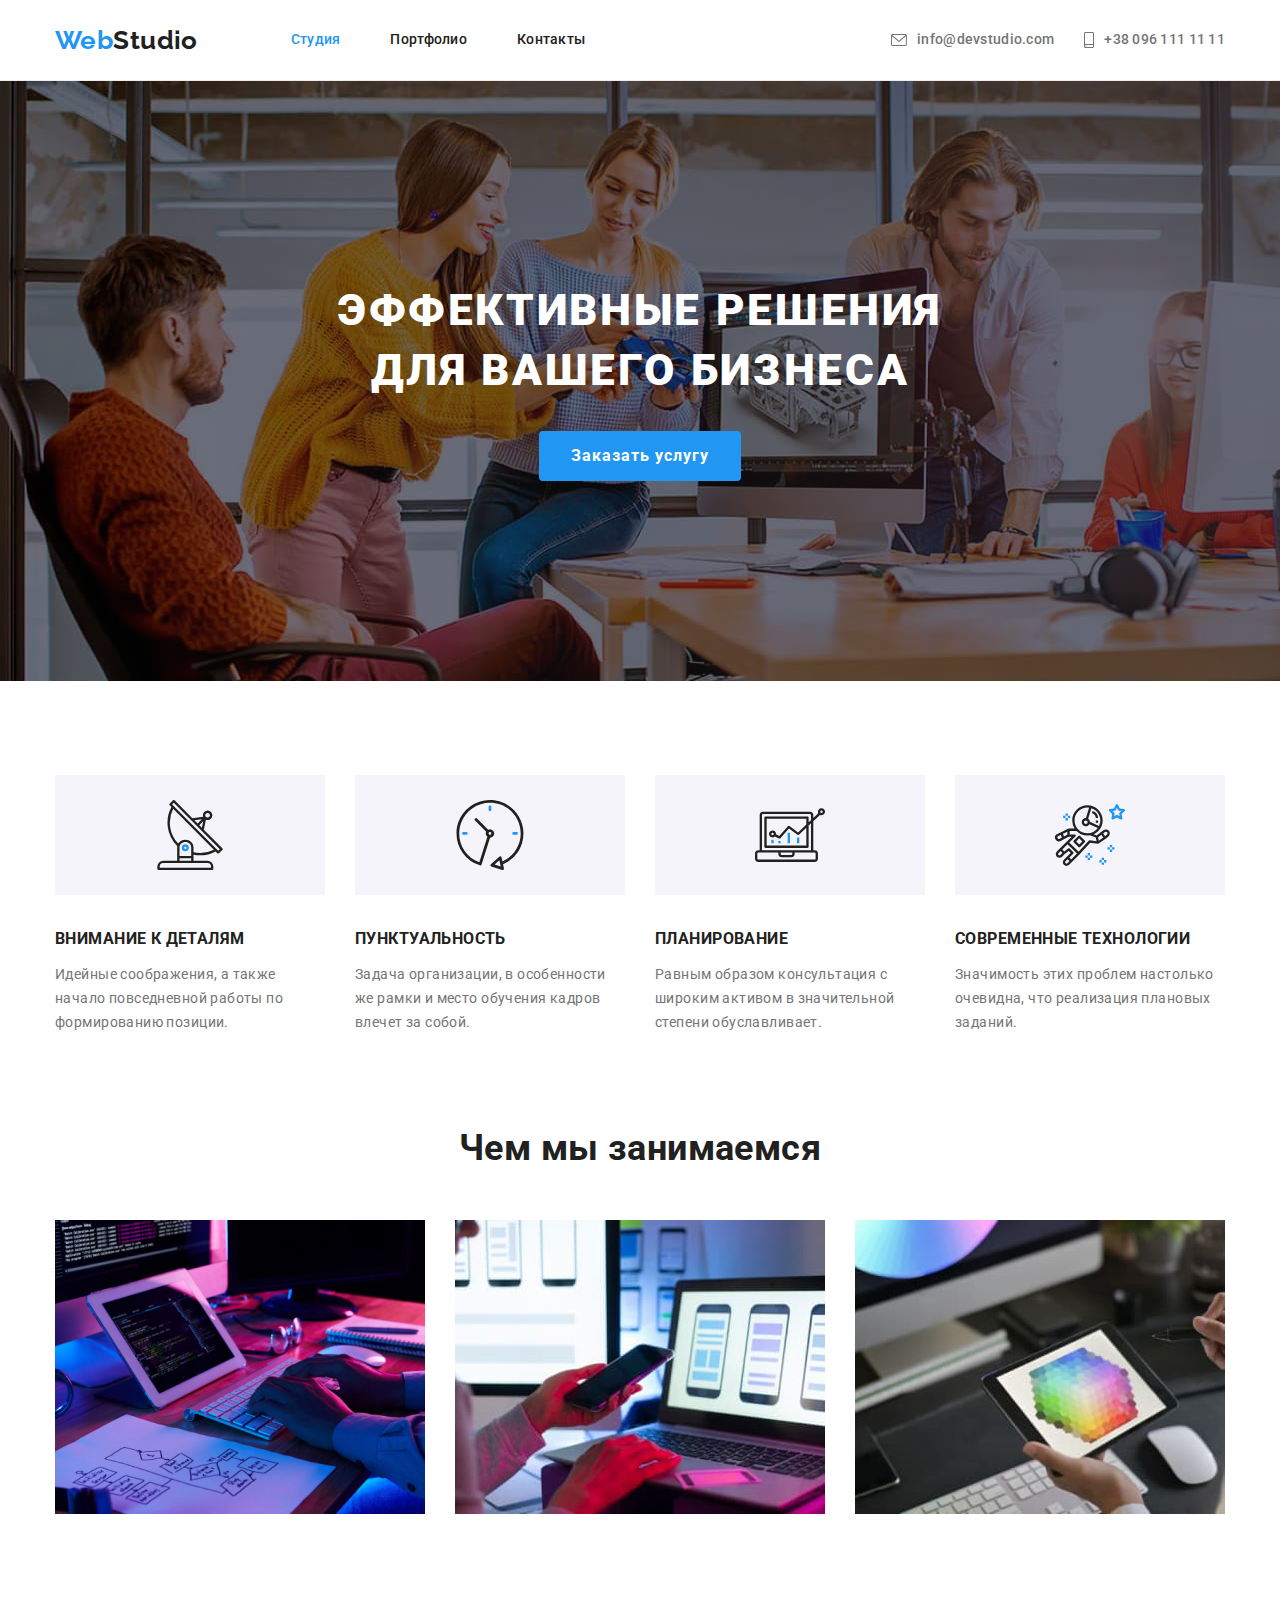
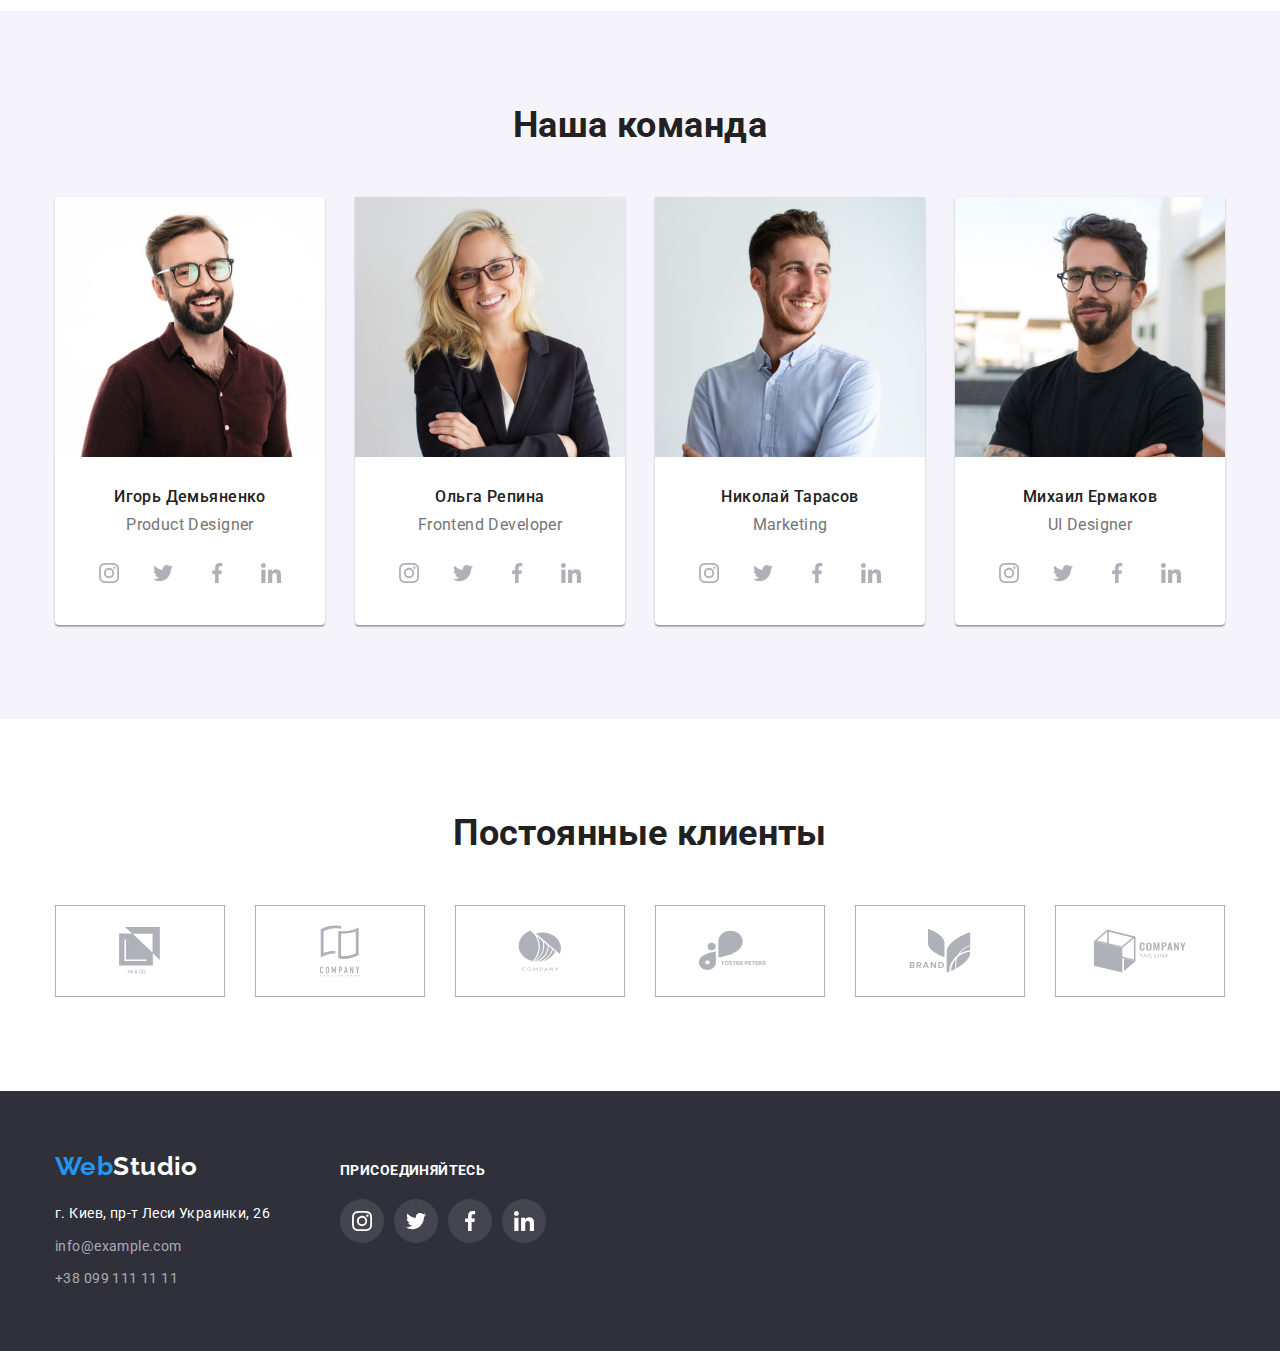
<file: index.html>
<!DOCTYPE html>
<html lang="ru">
  <head>
    <meta charset="UTF-8" />
    <meta http-equiv="X-UA-Compatible" content="IE=edge" />
    <meta name="viewport" content="width=device-width, initial-scale=1.0" />
    <title>Студия</title>
    <link
      href="https://fonts.googleapis.com/css2?family=Raleway:wght@700&family=Roboto:wght@400;500;700;900&display=swap"
      rel="stylesheet"
    />
    <link rel="stylesheet" href="./css/main.min.css" />
  </head>
  <body>
    <!-- header  -->
    <header class="page-header">
      <div class="header-conteiner">
        <a href="./index.html" class="logo">
          Web<span class="logo--black">Studio</span></a
        >
        <nav class="site-nav">
          <ul class="site-nav__list">
            <li class="site-nav__item">
              <a
                href="./index.html"
                class="site-nav__link site-nav__link--primary"
                >Студия</a
              >
            </li>
            <li class="site-nav__item">
              <a href="./portfolio.html" class="site-nav__link">Портфолио</a>
            </li>
            <li class="site-nav__item">
              <a href="#" class="site-nav__link">Контакты</a>
            </li>
          </ul>
        </nav>
        <div class="auth-nav">
          <ul class="auth-nav__list">
            <li class="auth-nav__item">
              <a href="mailto:info@devstudio.com" class="auth-nav__link">
                <svg class="auth-nav__icon auth-nav__icon--email">
                  <use href="./images/icons.svg#envelope"></use>
                </svg>

                <span>info@devstudio.com</span></a
              >
            </li>
            <li class="auth-nav__item">
              <a href="tel:+380961111111" class="auth-nav__link"
                ><svg class="auth-nav__icon auth-nav__icon--tel">
                  <use href="./images/icons.svg#smartphone"></use>
                </svg>
                <span>+38 096 111 11 11</span></a
              >
            </li>
          </ul>
        </div>
      </div>
    </header>
    <!-- main content -->
    <main>
      <!-- hero -->
      <section class="hero-section">
        <div class="hero-conteiner">
          <h1 class="hero-section__title">
            Эффективные решения<br />
            для вашего бизнеса
          </h1>
          <button type="button" class="hero-section__button">
            Заказать услугу
          </button>
        </div>
      </section>
      <!-- feature -->
      <section class="feature-section">
        <div class="feature-conteiner">
          <h2 class="feature-section__title">Особенности</h2>
          <ul class="feature-section__list">
            <li class="feature-section__item">
              <div class="feature-section__icon">
                <svg width="70px" height="70px">
                  <use href="images/icons.svg#antenna"></use>
                </svg>
              </div>
              <h3 class="feature-section__name">Внимание к деталям</h3>
              <p class="feature-section__text">
                Идейные соображения, а также начало повседневной работы по
                формированию позиции.
              </p>
            </li>
            <li class="feature-section__item">
              <div class="feature-section__icon">
                <svg width="70px" height="70px">
                  <use href="images/icons.svg#clock"></use>
                </svg>
              </div>
              <h3 class="feature-section__name">Пунктуальность</h3>
              <p class="feature-section__text">
                Задача организации, в особенности же рамки и место обучения
                кадров влечет за собой.
              </p>
            </li>
            <li class="feature-section__item">
              <div class="feature-section__icon">
                <svg width="70px" height="70px">
                  <use href="images/icons.svg#diagram"></use>
                </svg>
              </div>
              <h3 class="feature-section__name">Планирование</h3>
              <p class="feature-section__text">
                Равным образом консультация с широким активом в значительной
                степени обуславливает.
              </p>
            </li>
            <li class="feature-section__item">
              <div class="feature-section__icon">
                <svg width="70px" height="70px">
                  <use href="images/icons.svg#astronaut"></use>
                </svg>
              </div>
              <h3 class="feature-section__name">Современные технологии</h3>
              <p class="feature-section__text">
                Значимость этих проблем настолько очевидна, что реализация
                плановых заданий.
              </p>
            </li>
          </ul>
        </div>
      </section>
      <!-- work -->
      <section class="work-section">
        <div class="work-conteiner">
          <h2 class="work-section__title">Чем мы занимаемся</h2>
          <ul class="work-section__list">
            <li class="work-section__item">
              <img
                src="./images/img.jpg"
                alt="Человек печатающий код"
                width="370"
              />
            </li>
            <li class="work-section__item">
              <img
                src="./images/box.jpg"
                alt="Человек работающий с смартфоном и ноутбуком"
                width="370"
              />
            </li>
            <li class="work-section__item">
              <img
                src="./images/img2.jpg"
                alt="Человек работающий с планшетом"
                width="370"
              />
            </li>
          </ul>
        </div>
      </section>
      <!-- team -->
      <section class="team-section">
        <div class="team-conteiner">
          <h2 class="team-section__title">Наша команда</h2>
          <ul class="team-section__list">
            <li class="team-section__item">
              <img
                src="./images/man.jpg"
                alt="Мужчина"
                width="270"
                class="team-section__image"
              />
              <div class="team-section__info">
                <h3 class="team-section__name">Игорь Демьяненко</h3>
                <p class="team-section__text">Product Designer</p>
                <div class="social-network">
                  <ul class="social-network__list">
                    <li class="social-network__item">
                      <a href="" class="social-network__link">
                        <svg
                          class="social-network__icon"
                          width="20"
                          height="20"
                        >
                          <use href="images/icons.svg#instagram"></use>
                        </svg>
                      </a>
                    </li>
                    <li class="social-network__item">
                      <a href="" class="social-network__link">
                        <svg
                          class="social-network__icon"
                          width="20"
                          height="20"
                        >
                          <use href="images/icons.svg#twitter"></use>
                        </svg>
                      </a>
                    </li>
                    <li class="social-network__item">
                      <a href="" class="social-network__link">
                        <svg
                          class="social-network__icon"
                          width="20"
                          height="20"
                        >
                          <use href="images/icons.svg#facebook"></use>
                        </svg>
                      </a>
                    </li>
                    <li class="social-network__item">
                      <a href="" class="social-network__link">
                        <svg
                          class="social-network__icon"
                          width="20"
                          height="20"
                        >
                          <use href="images/icons.svg#linkedin"></use>
                        </svg>
                      </a>
                    </li>
                  </ul>
                </div>
              </div>
            </li>
            <li class="team-section__item">
              <img
                src="./images/woman.jpg"
                alt="Женщина"
                width="270"
                class="team-section__image"
              />
              <div class="team-section__info">
                <h3 class="team-section__name">Ольга Репина</h3>
                <p class="team-section__text">Frontend Developer</p>
                <div class="social-network">
                  <ul class="social-network__list">
                    <li class="social-network__item">
                      <a href="" class="social-network__link">
                        <svg
                          class="social-network__icon"
                          width="20"
                          height="20"
                        >
                          <use href="images/icons.svg#instagram"></use>
                        </svg>
                      </a>
                    </li>
                    <li class="social-network__item">
                      <a href="" class="social-network__link">
                        <svg
                          class="social-network__icon"
                          width="20"
                          height="20"
                        >
                          <use href="images/icons.svg#twitter"></use>
                        </svg>
                      </a>
                    </li>
                    <li class="social-network__item">
                      <a href="" class="social-network__link">
                        <svg
                          class="social-network__icon"
                          width="20"
                          height="20"
                        >
                          <use href="images/icons.svg#facebook"></use>
                        </svg>
                      </a>
                    </li>
                    <li class="social-network__item">
                      <a href="" class="social-network__link">
                        <svg
                          class="social-network__icon"
                          width="20"
                          height="20"
                        >
                          <use href="images/icons.svg#linkedin"></use>
                        </svg>
                      </a>
                    </li>
                  </ul>
                </div>
              </div>
            </li>
            <li class="team-section__item">
              <img
                src="./images/man2.jpg"
                alt="Мужчина"
                width="270"
                class="team-section__image"
              />
              <div class="team-section__info">
                <h3 class="team-section__name">Николай Тарасов</h3>
                <p class="team-section__text">Marketing</p>
                <div class="social-network">
                  <ul class="social-network__list">
                    <li class="social-network__item">
                      <a href="" class="social-network__link">
                        <svg
                          class="social-network__icon"
                          width="20"
                          height="20"
                        >
                          <use href="images/icons.svg#instagram"></use>
                        </svg>
                      </a>
                    </li>
                    <li class="social-network__item">
                      <a href="" class="social-network__link">
                        <svg
                          class="social-network__icon"
                          width="20"
                          height="20"
                        >
                          <use href="images/icons.svg#twitter"></use>
                        </svg>
                      </a>
                    </li>
                    <li class="social-network__item">
                      <a href="" class="social-network__link">
                        <svg
                          class="social-network__icon"
                          width="20"
                          height="20"
                        >
                          <use href="images/icons.svg#facebook"></use>
                        </svg>
                      </a>
                    </li>
                    <li class="social-network__item">
                      <a href="" class="social-network__link">
                        <svg
                          class="social-network__icon"
                          width="20"
                          height="20"
                        >
                          <use href="images/icons.svg#linkedin"></use>
                        </svg>
                      </a>
                    </li>
                  </ul>
                </div>
              </div>
            </li>
            <li class="team-section__item">
              <img
                src="./images/man3.jpg"
                alt="Мужчина"
                width="270"
                class="team-section__image"
              />
              <div class="team-section__info">
                <h3 class="team-section__name">Михаил Ермаков</h3>
                <p class="team-section__text">UI Designer</p>
                <div class="social-network">
                  <ul class="social-network__list">
                    <li class="social-network__item">
                      <a href="" class="social-network__link">
                        <svg
                          class="social-network__icon"
                          width="20"
                          height="20"
                        >
                          <use href="images/icons.svg#instagram"></use>
                        </svg>
                      </a>
                    </li>
                    <li class="social-network__item">
                      <a href="" class="social-network__link">
                        <svg
                          class="social-network__icon"
                          width="20"
                          height="20"
                        >
                          <use href="images/icons.svg#twitter"></use>
                        </svg>
                      </a>
                    </li>
                    <li class="social-network__item">
                      <a href="" class="social-network__link">
                        <svg
                          class="social-network__icon"
                          width="20"
                          height="20"
                        >
                          <use href="images/icons.svg#facebook"></use>
                        </svg>
                      </a>
                    </li>
                    <li class="social-network__item">
                      <a href="" class="social-network__link">
                        <svg
                          class="social-network__icon"
                          width="20"
                          height="20"
                        >
                          <use href="images/icons.svg#linkedin"></use>
                        </svg>
                      </a>
                    </li>
                  </ul>
                </div>
              </div>
            </li>
          </ul>
        </div>
      </section>
      <section class="clients-section">
        <div class="clients-conteiner">
          <h2 class="clients-section__title">Постоянные клиенты</h2>
          <ul class="clients-section__list">
            <li class="clients-section__item">
              <a href="" class="clients-section__link">
                <svg class="clients-section__icon" width="41" height="46.7">
                  <use href="./images/icons.svg#group1"></use>
                </svg>
              </a>
            </li>
            <li class="clients-section__item">
              <a href="" class="clients-section__link">
                <svg class="clients-section__icon" width="40px" height="52px">
                  <use href="images/icons.svg#group2"></use>
                </svg>
              </a>
            </li>
            <li class="clients-section__item">
              <a href="" class="clients-section__link">
                <svg
                  class="clients-section__icon"
                  width="43.46px"
                  height="41.18px"
                >
                  <use href="images/icons.svg#group3"></use>
                </svg>
              </a>
            </li>
            <li class="clients-section__item">
              <a href="" class="clients-section__link">
                <svg
                  class="clients-section__icon"
                  width="84.44px"
                  height="40.62px"
                >
                  <use href="images/icons.svg#group4"></use>
                </svg>
              </a>
            </li>
            <li class="clients-section__item">
              <a href="" class="clients-section__link">
                <svg
                  class="clients-section__icon"
                  width="62.54px"
                  height="45.43px"
                >
                  <use href="images/icons.svg#group5"></use>
                </svg>
              </a>
            </li>
            <li class="clients-section__item">
              <a href="" class="clients-section__link">
                <svg
                  class="clients-section__icon"
                  width="93.79px"
                  height="43.93px"
                >
                  <use href="images/icons.svg#group6"></use>
                </svg>
              </a>
            </li>
          </ul>
        </div>
      </section>
    </main>
    <!-- footer -->
    <footer class="page-footer">
      <div class="footer-conteiner">
        <div class="address-conteiner">
          <a href="./index.html" class="logo"
            >Web<span class="logo--white">Studio</span></a
          >
          <address class="footer-address">
            <a
              href="https://goo.gl/maps/wfBySbdZfRkbxeuM8"
              target="_blank"
              rel="noopener noreferrer"
              class="footer-address__link footer-address__link--white"
              >г. Киев, пр-т Леси Украинки, 26
            </a>
            <a href="mailto:info@example.com" class="footer-address__link"
              >info@example.com</a
            >
            <a href="tel:+380991111111" class="footer-address__link"
              >+38 099 111 11 11</a
            >
          </address>
        </div>
        <div class="footer-network">
          <h3 class="footer-network__title">присоединяйтесь</h3>
          <ul class="footer-network__list">
            <li class="footer-network__item">
              <a href="" class="footer-network__link">
                <svg class="footer-network__icon" width="20" height="20">
                  <use href="images/icons.svg#instagram"></use>
                </svg>
              </a>
            </li>
            <li class="footer-network__item">
              <a href="" class="footer-network__link">
                <svg class="footer-network__icon" width="20" height="20">
                  <use href="images/icons.svg#twitter"></use>
                </svg>
              </a>
            </li>
            <li class="footer-network__item">
              <a href="" class="footer-network__link">
                <svg class="footer-network__icon" width="20" height="20">
                  <use href="images/icons.svg#facebook"></use>
                </svg>
              </a>
            </li>
            <li class="footer-network__item">
              <a href="" class="footer-network__link">
                <svg class="footer-network__icon" width="20" height="20">
                  <use href="images/icons.svg#linkedin"></use>
                </svg>
              </a>
            </li>
          </ul>
        </div>
      </div>
    </footer>
  </body>
</html>
</file>
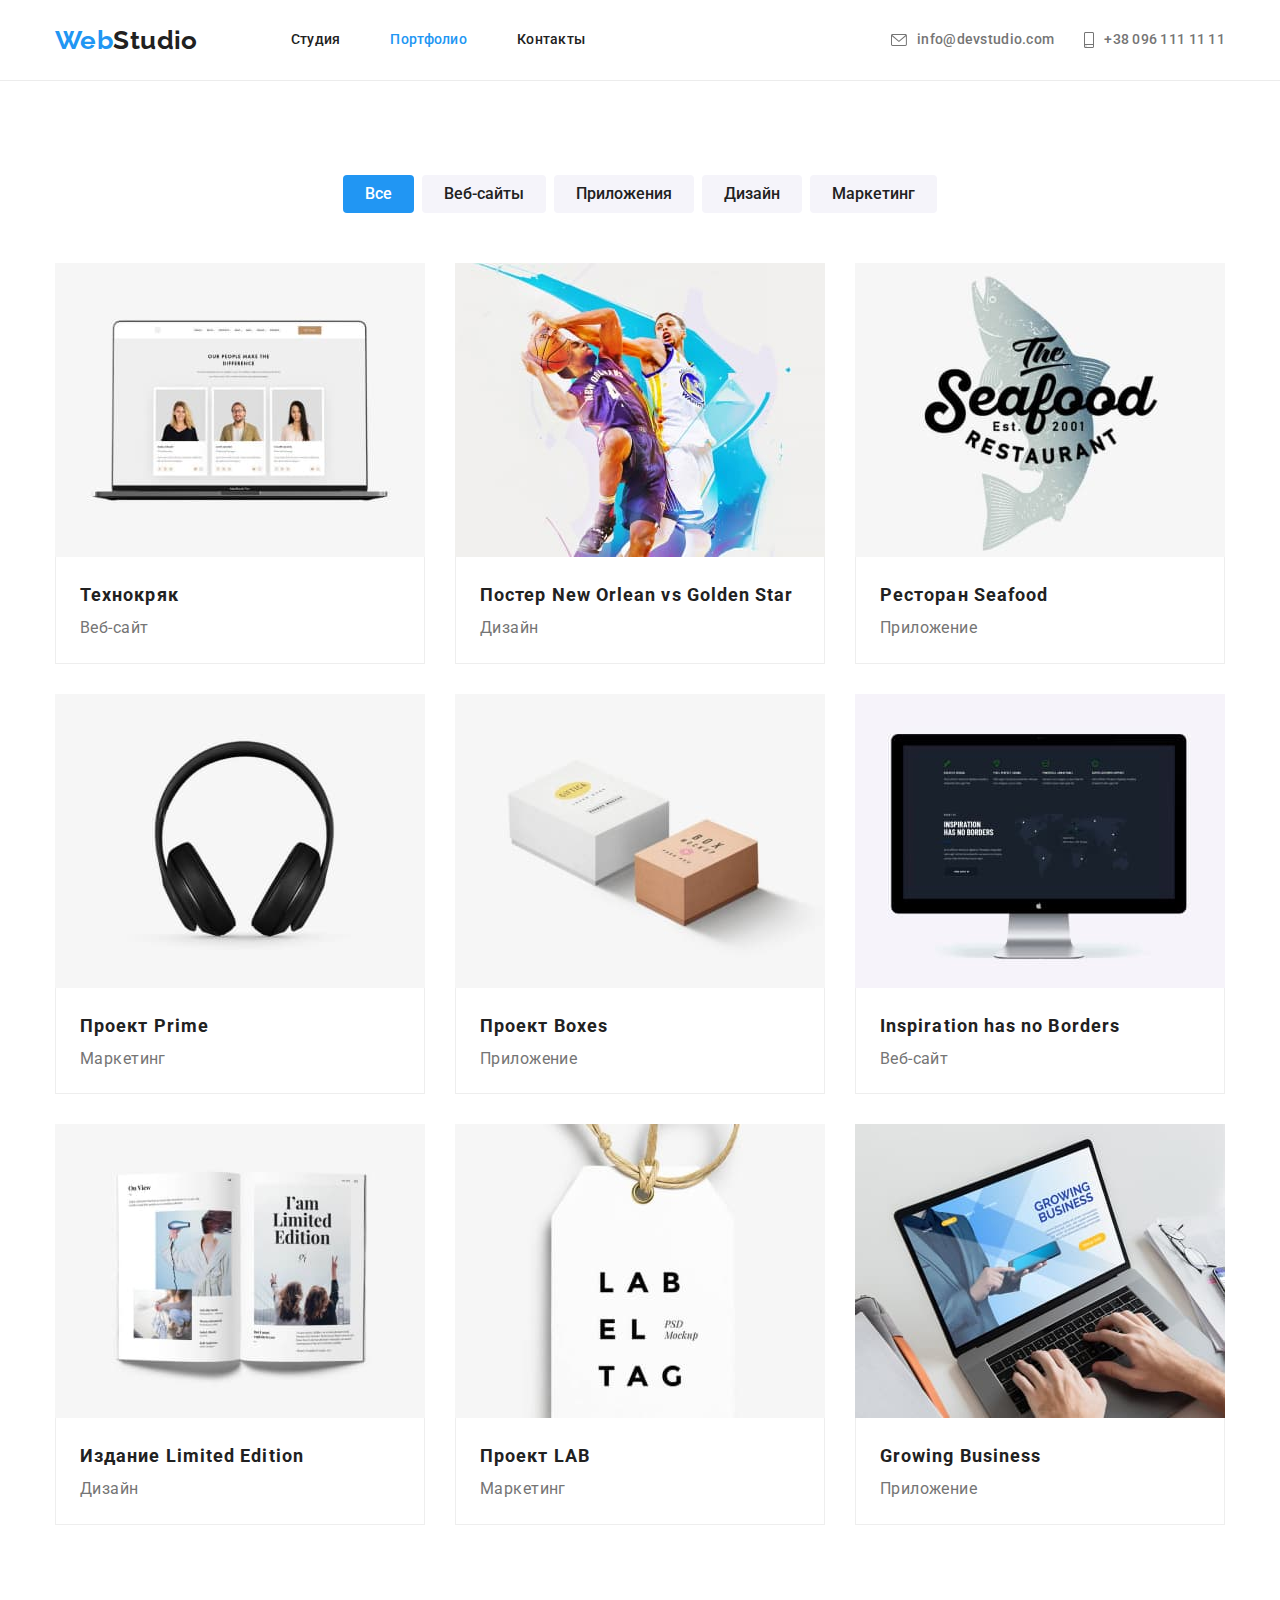
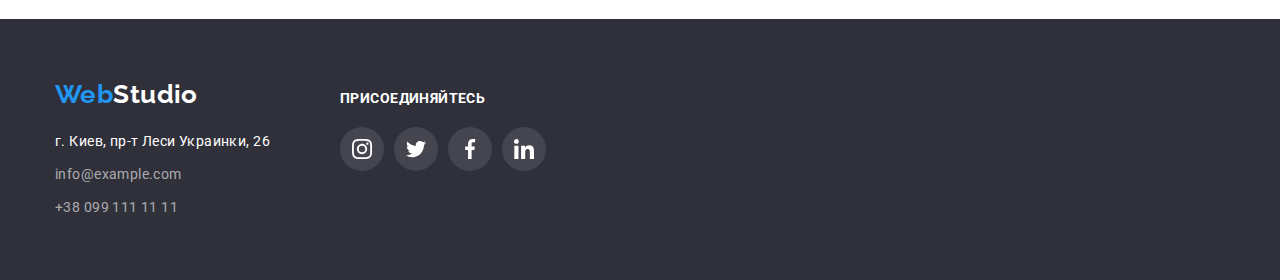
<file: portfolio.html>
<!DOCTYPE html>
<html lang="ru">
  <head>
    <meta charset="UTF-8" />
    <meta http-equiv="X-UA-Compatible" content="IE=edge" />
    <meta name="viewport" content="width=device-width, initial-scale=1.0" />
    <title>Портфолио</title>
    <link href="https://fonts.googleapis.com/css2?family=Raleway:wght@700&family=Roboto:wght@400;500;700;900&display=swap" rel="stylesheet">
    <link rel="stylesheet" href="./css/main.min.css" />
  </head>
    <!-- Header  -->
    <header class="page-header">
      <div class="header-conteiner">
        <a href="./index.html" class="logo">
          Web<span class="logo--black">Studio</span></a
        >
        <nav class="site-nav">
          <ul class="site-nav__list">
            <li class="site-nav__item">
              <a
                href="./index.html"
                class="site-nav__link "
                >Студия</a
              >
            </li>
            <li class="site-nav__item">
              <a href="./portfolio.html" class="site-nav__link site-nav__link--primary">Портфолио</a>
            </li>
            <li class="site-nav__item">
              <a href="#" class="site-nav__link">Контакты</a>
            </li>
          </ul>
        </nav>
        <div class="auth-nav">
          <ul class="auth-nav__list">
            <li class="auth-nav__item">
              <a href="mailto:info@devstudio.com" class="auth-nav__link">
                <svg class="auth-nav__icon auth-nav__icon--email">
                  <use href="./images/icons.svg#envelope"></use>
                </svg>

                <span>info@devstudio.com</span></a
              >
            </li>
            <li class="auth-nav__item">
              <a href="tel:+380961111111" class="auth-nav__link"
                ><svg class="auth-nav__icon auth-nav__icon--tel">
                  <use href="./images/icons.svg#smartphone"></use>
                </svg>
                <span>+38 096 111 11 11</span></a
              >
            </li>
          </ul>
        </div>
      </div>
    </header>
      <!-- Главный контент -->
      <main>
        <section class="portfolio-section">
          <div class="portfolio-conteiner">
          <div class="portfolio-nav"> 
         <h1 class="portfolio-section__title">Портфолио</h1>
          
          <ul class="portfolio-nav__list">
              <li class="portfolio-nav__item"><button type="button" class="portfolio-nav__button portfolio-nav__button--primary">Все</button></li>
              <li class="portfolio-nav__item"><button type="button" class="portfolio-nav__button">Веб-сайты</button></li>
              <li class="portfolio-nav__item"><button type="button" class="portfolio-nav__button">Приложения</button></li>
              <li class="portfolio-nav__item"><button type="button" class="portfolio-nav__button">Дизайн</button></li>
              <li class="portfolio-nav__item"><button type="button" class="portfolio-nav__button">Маркетинг</button></li>
          </ul>
        </div>
       
          <ul class="portfolio-section__list">
              <li class="portfolio-section__item">
                  <img class="portfolio-section__img" src="./images/site.jpg" alt="Сайт" width="370">
                  <div class="portfolio-section__info">
                  <h2 class="portfolio-section__name">Технокряк</h2>
                  <p class="portfolio-section__text">Веб-сайт</p>
                </div>
              </li>
              <li class="portfolio-section__item">
                <img class="portfolio-section__img" src="./images/design.jpg" alt="Два баскетболиста" width="370">
                <div class="portfolio-section__info">
                <h2 class="portfolio-section__name">Постер New Orlean vs Golden Star</h2>
                <p class="portfolio-section__text">Дизайн</p>
              </div>
              </li>
              <li class="portfolio-section__item">
                <img class="portfolio-section__img" src="./images/application.jpg" alt="Логотип" width="370">
                <div class="portfolio-section__info">
                <h2 class="portfolio-section__name">Ресторан Seafood</h2>
                <p class="portfolio-section__text">Приложение</p>
              </div>
              </li>
              <li class="portfolio-section__item">
                <img class="portfolio-section__img" src="./images/marketing.jpg" alt="Наушники" width="370">
                <div class="portfolio-section__info">
                <h2 class="portfolio-section__name">Проект Prime</h2>
                <p class="portfolio-section__text">Маркетинг</p>
              </div>
              </li>
              <li class="portfolio-section__item">
                <img class="portfolio-section__img" src="./images/application2.jpg" alt="Две коробки" width="370">
                <div class="portfolio-section__info">
                <h2 class="portfolio-section__name">Проект Boxes</h2>
                <p class="portfolio-section__text">Приложение</p>
              </div>
              </li>
              <li class="portfolio-section__item">
                <img class="portfolio-section__img" src="./images/site2.jpg" alt="Монитор компьютера" width="370">
                <div class="portfolio-section__info">
                <h2 class="portfolio-section__name">Inspiration has no Borders</h2>
                <p class="portfolio-section__text">Веб-сайт</p>
              </div>
              </li>
              <li class="portfolio-section__item">
                <img class="portfolio-section__img" src="./images/design2.jpg" alt="Книга" width="370">
                <div class="portfolio-section__info">
                <h2 class="portfolio-section__name">Издание Limited Edition</h2>
                <p class="portfolio-section__text">Дизайн</p>
              </div>
              </li>
              <li class="portfolio-section__item">
                <img class="portfolio-section__img" src="./images/marketing2.jpg" alt="Бирка" width="370">
                <div class="portfolio-section__info">
                <h2 class="portfolio-section__name">Проект LAB</h2>
                <p class="portfolio-section__text">Маркетинг</p>
              </div>
              </li>
              <li class="portfolio-section__item">
                <img class="portfolio-section__img" src="./images/application3.jpg" alt="Ноутбук" width="370">
                <div class="portfolio-section__info">
                <h2 class="portfolio-section__name">Growing Business</h2>
                <p class="portfolio-section__text">Приложение</p>
              </div>
            </li>
              
          </ul>
        </div>
  </section>
    </main>
         <!-- footer -->
         <footer class="page-footer">
          <div class="footer-conteiner">
            <div class="address-conteiner">
              <a href="./index.html" class="logo"
                >Web<span class="logo--white">Studio</span></a
              >
              <address class="footer-address">
                <a
                  href="https://goo.gl/maps/wfBySbdZfRkbxeuM8"
                  target="_blank"
                  rel="noopener noreferrer"
                  class="footer-address__link footer-address__link--white"
                  >г. Киев, пр-т Леси Украинки, 26
                </a>
                <a href="mailto:info@example.com" class="footer-address__link"
                  >info@example.com</a
                >
                <a href="tel:+380991111111" class="footer-address__link"
                  >+38 099 111 11 11</a
                >
              </address>
            </div>
            <div class="footer-network">
              <h3 class="footer-network__title">присоединяйтесь</h3>
              <ul class="footer-network__list">
                <li class="footer-network__item">
                  <a href="" class="footer-network__link">
                    <svg class="footer-network__icon" width="20" height="20">
                      <use href="images/icons.svg#instagram"></use>
                    </svg>
                  </a>
                </li>
                <li class="footer-network__item">
                  <a href="" class="footer-network__link">
                    <svg class="footer-network__icon" width="20" height="20">
                      <use href="images/icons.svg#twitter"></use>
                    </svg>
                  </a>
                </li>
                <li class="footer-network__item">
                  <a href="" class="footer-network__link">
                    <svg class="footer-network__icon" width="20" height="20">
                      <use href="images/icons.svg#facebook"></use>
                    </svg>
                  </a>
                </li>
                <li class="footer-network__item">
                  <a href="" class="footer-network__link">
                    <svg class="footer-network__icon" width="20" height="20">
                      <use href="images/icons.svg#linkedin"></use>
                    </svg>
                  </a>
                </li>
              </ul>
            </div>
          </div>
        </footer>
  </body>
</html>
</file>
<file: css/main.min.css>
.site-nav__list,.auth-nav__list,.feature-section__list,.work-section__list,.team-section__list,.social-network__list,.clients-section__list,.footer-network__list,.portfolio-nav__list,.portfolio-section__list{list-style:none}.site-nav__link,.auth-nav__link,.logo,.footer-address__link{text-decoration:none}.header-conteiner,.feature-conteiner,.work-conteiner,.team-conteiner,.clients-conteiner,.footer-conteiner,.portfolio-conteiner{margin-left:auto;margin-right:auto;padding-left:15px;padding-right:15px;width:1200px}.feature-section__title,.portfolio-section__title{position:absolute;width:1px;height:1px;margin:-1px;padding:0;overflow:hidden;border:0;clip:rect(0 0 0 0)}.feature-section,.work-section,.team-section,.clients-section,.portfolio-section{padding-bottom:94px;padding-top:94px}.work-section__title,.team-section__title,.clients-section__title{margin-bottom:50px;color:#212121;font-size:36px;font-weight:700;line-height:1.16;text-align:center}/*! modern-normalize v1.1.0 | MIT License | https://github.com/sindresorhus/modern-normalize */*,::before,::after{-webkit-box-sizing:border-box;box-sizing:border-box}html{line-height:1.15;-webkit-text-size-adjust:100%;-moz-tab-size:4;-o-tab-size:4;tab-size:4}body{margin:0;font-family:system-ui,-apple-system,"Segoe UI",Roboto,Helvetica,Arial,sans-serif,"Apple Color Emoji","Segoe UI Emoji"}hr{height:0;color:inherit}abbr[title]{-webkit-text-decoration:underline dotted;text-decoration:underline dotted}b,strong{font-weight:bolder}code,kbd,samp,pre{font-family:ui-monospace, SFMono-Regular, Consolas, "Liberation Mono", Menlo, monospace;font-size:1em}small{font-size:80%}sub,sup{font-size:75%;line-height:0;position:relative;vertical-align:baseline}sub{bottom:-0.25em}sup{top:-0.5em}table{text-indent:0;border-color:inherit}button,input,optgroup,select,textarea{font-family:inherit;font-size:100%;line-height:1.15;margin:0}button,select{text-transform:none}button,[type="button"],[type="reset"],[type="submit"]{-webkit-appearance:button}::-moz-focus-inner{border-style:none;padding:0}:-moz-focusring{outline:1px dotted ButtonText}:-moz-ui-invalid{box-shadow:none}legend{padding:0}progress{vertical-align:baseline}::-webkit-inner-spin-button,::-webkit-outer-spin-button{height:auto}[type="search"]{-webkit-appearance:textfield;outline-offset:-2px}::-webkit-search-decoration{-webkit-appearance:none}::-webkit-file-upload-button{-webkit-appearance:button;font:inherit}summary{display:list-item}body{background-color:#fff;color:#757575;font-size:14px;font-family:roboto, sans-serif;letter-spacing:0.03em}h1,h2,h3,h4,h5,h6,p,ul{margin:0;padding:0}.page-header{border-bottom:1px solid #ececec;background-color:#fff}.header-conteiner{display:-webkit-box;display:-ms-flexbox;display:flex;-webkit-box-align:center;-ms-flex-align:center;align-items:center}.site-nav{margin-left:93px}.site-nav__list{display:-webkit-box;display:-ms-flexbox;display:flex}.site-nav__item:not(:last-child){margin-right:50px}.site-nav__link{display:block;padding-top:32px;padding-bottom:32px;color:#212121;line-height:1.14;letter-spacing:0.02em;font-weight:500}.site-nav__link:hover,.site-nav__link:focus{color:#2196f3}.site-nav__link--primary{color:#2196f3}.auth-nav{margin-left:auto}.auth-nav__list{display:-webkit-box;display:-ms-flexbox;display:flex}.auth-nav__item:not(:last-child){margin-right:30px}.auth-nav__link{display:-webkit-box;display:-ms-flexbox;display:flex;-webkit-box-align:center;-ms-flex-align:center;align-items:center;padding-top:32px;padding-bottom:32px;font-weight:500;line-height:1.14;letter-spacing:0.02em;color:inherit}.auth-nav__link:hover,.auth-nav__link:focus{color:#2196f3}.auth-nav__icon{margin-right:10px;fill:#757575}.auth-nav__link:hover .auth-nav__icon,.auth-nav__link:focus .auth-nav__icon{fill:#2196f3}.auth-nav__icon--email{width:16px;height:12px}.auth-nav__icon--tel{width:10px;height:16px}.logo{font-family:raleway, sans-serif;font-size:26px;font-weight:700;line-height:1.19;color:#2196f3}.logo--black{color:#212121}.logo--white{color:#fff}.hero-section{height:600px;max-width:1600px;margin-left:auto;margin-right:auto;background-color:#2f303a;background-image:-webkit-gradient(linear, left top, right top, from(rgba(0,0,0,0.2)), to(rgba(47,48,58,0.4))),url(../images/header-desctop.jpg);background-image:linear-gradient(to right, rgba(0,0,0,0.2), rgba(47,48,58,0.4)),url(../images/header-desctop.jpg)}.hero-conteiner{display:-webkit-box;display:-ms-flexbox;display:flex;-webkit-box-orient:vertical;-webkit-box-direction:normal;-ms-flex-direction:column;flex-direction:column;-webkit-box-pack:center;-ms-flex-pack:center;justify-content:center;-webkit-box-align:center;-ms-flex-align:center;align-items:center;height:100%}.hero-section__title{margin-bottom:30px;font-size:44px;font-weight:900;line-height:1.36;letter-spacing:0.06em;text-transform:uppercase;text-align:center;color:#fff}.hero-section__button{cursor:pointer;padding:10px 32px;border-radius:4px;border:none;font-size:16px;font-weight:700;line-height:1.9;letter-spacing:0.06em;background-color:#2196f3;color:#fff}.hero-section__button:hover,.hero-section__button:focus{background-color:#188ce8}.feature-section__list{display:-webkit-box;display:-ms-flexbox;display:flex}.feature-section__item{width:270px}.feature-section__item:not(:last-child){margin-right:30px}.feature-section__icon{display:-webkit-box;display:-ms-flexbox;display:flex;-webkit-box-align:center;-ms-flex-align:center;align-items:center;-webkit-box-pack:center;-ms-flex-pack:center;justify-content:center;height:120px;margin-left:auto;margin-right:auto;margin-bottom:30px;background-color:#f5f4fa}.feature-section__name{margin-bottom:10px;line-height:1.71;text-transform:uppercase;color:#212121}.feature-section__text{font-size:14px;line-height:1.7}.work-section{padding-top:0}.work-section__list{display:-webkit-box;display:-ms-flexbox;display:flex}.work-section__item:not(:last-child){margin-right:30px}.team-section{background-color:#f5f4fa}.team-section__list{display:-webkit-box;display:-ms-flexbox;display:flex;text-align:center;font-size:0}.team-section__item{-webkit-box-shadow:0px 1px 3px rgba(0,0,0,0.12),0px 1px 1px rgba(0,0,0,0.14),0px 2px 1px rgba(0,0,0,0.2);box-shadow:0px 1px 3px rgba(0,0,0,0.12),0px 1px 1px rgba(0,0,0,0.14),0px 2px 1px rgba(0,0,0,0.2);border-radius:0px 0px 4px 4px;background-color:#fff}.team-section__item:not(:last-child){margin-right:30px}.team-section__info{padding-top:30px;padding-bottom:30px}.team-section__name{margin-bottom:10px;font-size:16px;font-weight:500;line-height:1.2;color:#212121}.team-section__text{font-size:16px;line-height:1.18}.social-network{margin-top:16px}.social-network__list{display:-webkit-box;display:-ms-flexbox;display:flex;-webkit-box-pack:center;-ms-flex-pack:center;justify-content:center}.social-network__item:not(:last-child){margin-right:10px}.social-network__link{width:44px;height:44px;display:-webkit-box;display:-ms-flexbox;display:flex;-webkit-box-pack:center;-ms-flex-pack:center;justify-content:center;-webkit-box-align:center;-ms-flex-align:center;align-items:center;border-radius:50%;color:#afb1b8;background-color:#fff}.social-network__link:hover,.social-network__link:focus{background-color:#2196f3}.social-network__icon{fill:currentColor}.social-network__link:hover .social-network__icon,.social-network__link:focus .social-network__icon{fill:#fff}.clients-section__list{display:-webkit-box;display:-ms-flexbox;display:flex;-ms-flex-wrap:wrap;flex-wrap:wrap;margin:-15px}.clients-section__item{width:calc((100% - 180px) / 6);height:92px;margin:15px}.clients-section__link{display:-webkit-inline-box;display:-ms-inline-flexbox;display:inline-flex;-webkit-box-pack:center;-ms-flex-pack:center;justify-content:center;-webkit-box-align:center;-ms-flex-align:center;align-items:center;width:100%;height:92px;color:#afb1b8;border:1px solid #afb1b8}.clients-section__link:hover,.clients-section__link:focus{color:#2196f3;border-color:#2196f3}.clients-section__icon{fill:currentColor}.page-footer{padding-top:60px;padding-bottom:60px;background-color:#2f303a}.footer-conteiner{display:-webkit-box;display:-ms-flexbox;display:flex}.footer-address{display:-webkit-box;display:-ms-flexbox;display:flex;-webkit-box-orient:vertical;-webkit-box-direction:normal;-ms-flex-direction:column;flex-direction:column;margin-top:20px}.footer-address__link{margin-bottom:9px;line-height:1.7;font-style:normal;color:rgba(255,255,255,0.6)}.footer-address__link:hover,.footer-address__link:focus{color:#2196f3}.footer-address__link:last-child{margin-bottom:0}.footer-address__link--white{color:#fff}.footer-network{display:inline-block;margin-left:70px;padding-top:12px}.footer-network__title{font-size:14px;font-weight:700;line-height:1.14;text-transform:uppercase;color:#fff}.footer-network__list{display:-webkit-box;display:-ms-flexbox;display:flex;-webkit-box-pack:center;-ms-flex-pack:center;justify-content:center;margin-top:20px}.footer-network__item:not(:last-child){margin-right:10px}.footer-network__link{display:-webkit-box;display:-ms-flexbox;display:flex;-webkit-box-pack:center;-ms-flex-pack:center;justify-content:center;-webkit-box-align:center;-ms-flex-align:center;align-items:center;width:44px;height:44px;border-radius:50%;background-color:rgba(255,255,255,0.1);color:#fff}.footer-network__link:hover,.footer-network__link:focus{background-color:#2196f3}.footer-network__icon{fill:currentColor}.portfolio-nav{margin-bottom:50px}.portfolio-nav__list{display:-webkit-box;display:-ms-flexbox;display:flex;-webkit-box-pack:center;-ms-flex-pack:center;justify-content:center}.portfolio-nav__item:not(:last-child){margin-right:8px}.portfolio-section__img{display:block}.portfolio-nav__button{padding:6px 22px;font-size:16px;line-height:1.6;font-weight:500;border:none;border-radius:4px;cursor:pointer;background-color:#f5f4fa;color:#212121}.portfolio-nav__button:hover,.portfolio-nav__button:focus{background-color:#2196f3;color:#fff;-webkit-box-shadow:0px 3px 1px rgba(0,0,0,0.1),0px 1px 2px rgba(0,0,0,0.08),0px 2px 2px rgba(0,0,0,0.12);box-shadow:0px 3px 1px rgba(0,0,0,0.1),0px 1px 2px rgba(0,0,0,0.08),0px 2px 2px rgba(0,0,0,0.12)}.portfolio-nav__button--primary{background-color:#2196f3;color:#fff}.portfolio-section__list{display:-webkit-box;display:-ms-flexbox;display:flex;-ms-flex-wrap:wrap;flex-wrap:wrap;margin:-15px}.portfolio-section__item{width:calc((100% - 90px) / 3);margin:15px;cursor:pointer}.portfolio-section__item:hover,.portfolio-section__item:focus{-webkit-box-shadow:0px 1px 1px rgba(0,0,0,0.12),0px 4px 4px rgba(0,0,0,0.06),1px 4px 6px rgba(0,0,0,0.16);box-shadow:0px 1px 1px rgba(0,0,0,0.12),0px 4px 4px rgba(0,0,0,0.06),1px 4px 6px rgba(0,0,0,0.16)}.portfolio-section__info{padding:20px 24px;border-right:1px solid #eeeeee;border-left:1px solid #eeeeee;border-bottom:1px solid #eeeeee}.portfolio-section__name{font-size:18px;line-height:2;font-weight:700;letter-spacing:0.06em;color:#212121}.portfolio-section__text{font-size:16px;line-height:1.87}
/*# sourceMappingURL=main.min.css.map */
</file>
